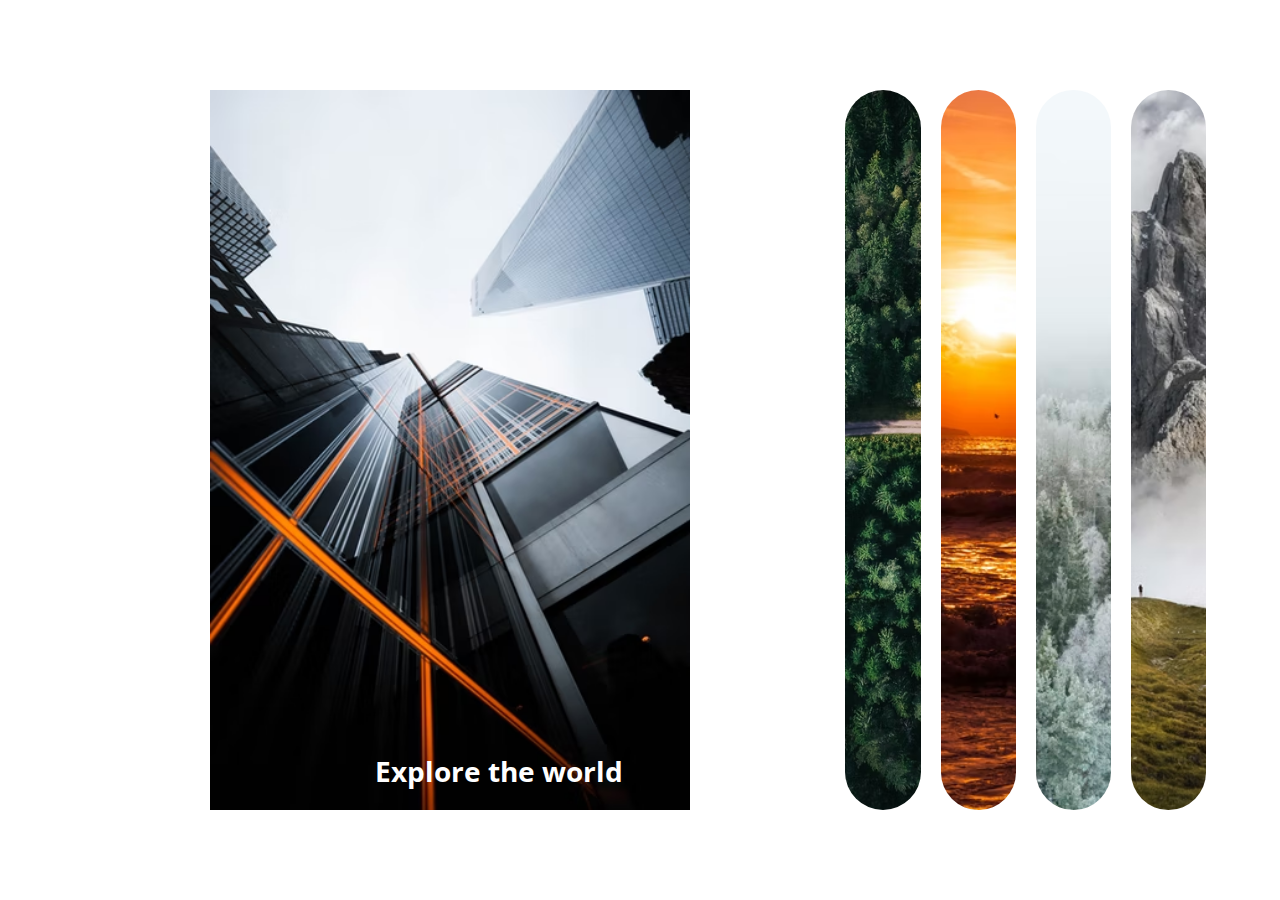
<file: Expanding cards/index.html>
<!DOCTYPE html>
<html lang="en">
  <head>
    <meta charset="UTF-8" />
    <meta http-equiv="X-UA-Compatible" content="IE=edge" />
    <meta name="viewport" content="width=device-width, initial-scale=1.0" />
    <link rel="stylesheet" href="style.css" />
    <title>Expanding cards</title>
  </head>
  <body>
    <div class="container">
      <div
        class="panel active"
        style="background-image: url(img/the\ world.avif)"
      >
        <h3>Explore the world</h3>
      </div>
      <div class="panel" style="background-image: url(img/forest.avif)">
        <h3>Wild forest</h3>
      </div>
      <div class="panel" style="background-image: url(img/sunny.avif)">
        <h3>sunny Beach</h3>
      </div>
      <div class="panel" style="background-image: url(img/winter.avif)">
        <h3>City on winter</h3>
      </div>
      <div class="panel" style="background-image: url(img/mountains.avif)">
        <h3>mountains clouds</h3>
      </div>
    </div>
    <script src="main.js" type="text/javascript"></script>
  </body>
</html>
</file>
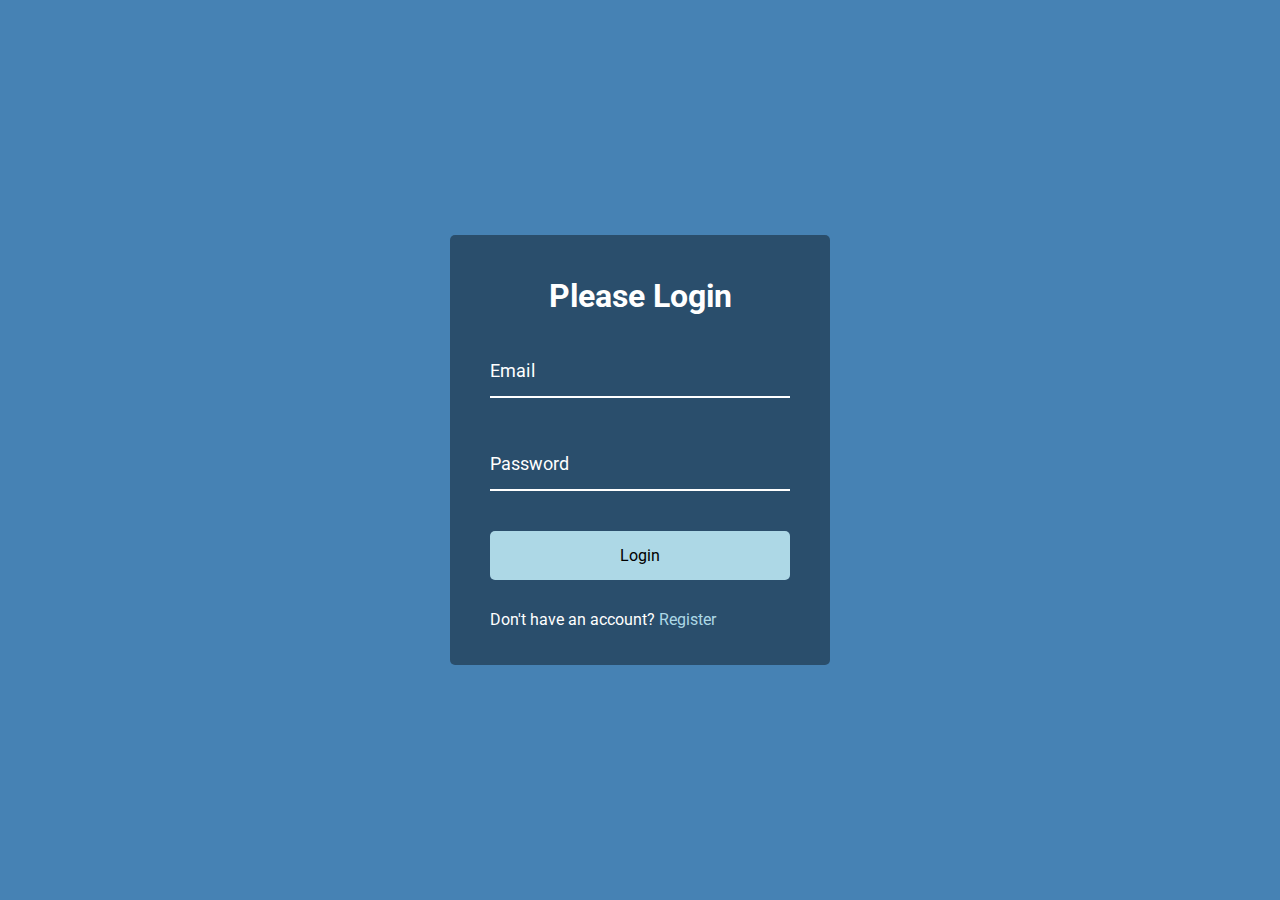
<file: Form Input Wave/index.html>
<!DOCTYPE html>
<html lang="en">
  <head>
    <meta charset="UTF-8" />
    <meta http-equiv="X-UA-Compatible" content="IE=edge" />
    <meta name="viewport" content="width=device-width, initial-scale=1.0" />
    <link rel="stylesheet" href="style.css" />
    <title>Form Input Wave</title>
  </head>
  <body>
    <div class="container">
      <h1>Please Login</h1>
      <form>
        <div class="form-control">
          <input type="text" required />
          <label>Email</label>
        </div>
        <div class="form-control">
          <input type="password" required />
          <label>Password</label>
        </div>
        <button class="btn">Login</button>

        <p class="text">Don't have an account? <a href="">Register</a></p>
      </form>
    </div>

    <script src="script.js"></script>
  </body>
</html>
</file>
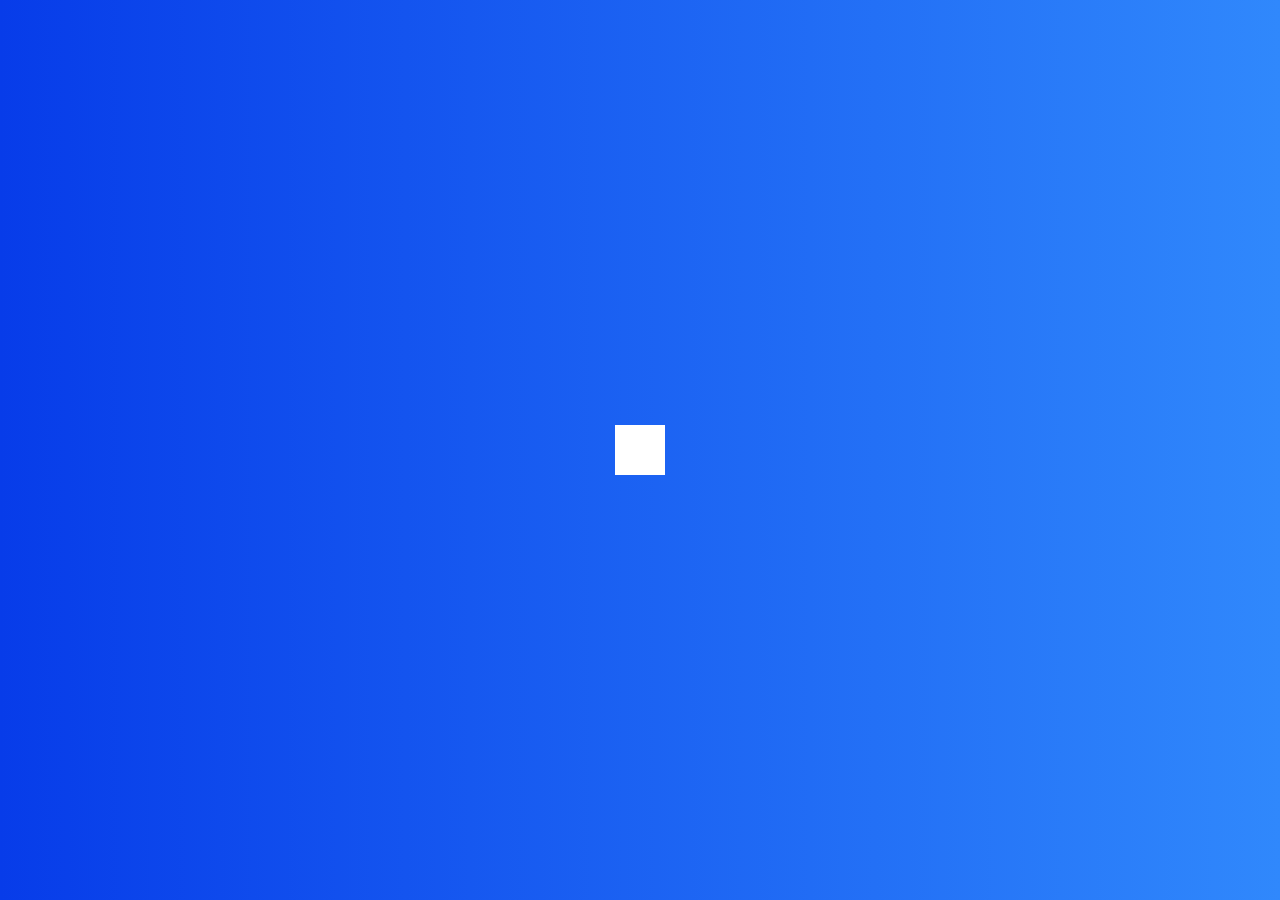
<file: hiden search widget/index.html>
<!DOCTYPE html>
<html lang="en">
  <head>
    <meta charset="UTF-8" />
    <meta http-equiv="X-UA-Compatible" content="IE=edge" />
    <meta name="viewport" content="width=device-width, initial-scale=1.0" />
    <link
      rel="stylesheet"
      href="https://cdnjs.cloudflare.com/ajax/libs/font-awesome/5.14.0/css/all.min.css"
      integrity="sha512-1PKOgIY59xJ8Co8+NE6FZ+LOAZKjy+KY8iq0G4B3CyeY6wYHN3yt9PW0XpSriVlkMXe40PTKnXrLnZ9+fkDaog=="
      crossorigin="anonymous"
    />
    <link rel="stylesheet" href="style.css" />
    <title>Hiden search widget</title>
  </head>
  <body>
    <div class="search">
      <input type="text" class="input" placeholder="Search..." />
      <button class="btn">
        <i class="fas fa-search"></i>
      </button>
    </div>
    <script src="script.js"></script>
  </body>
</html>
</file>
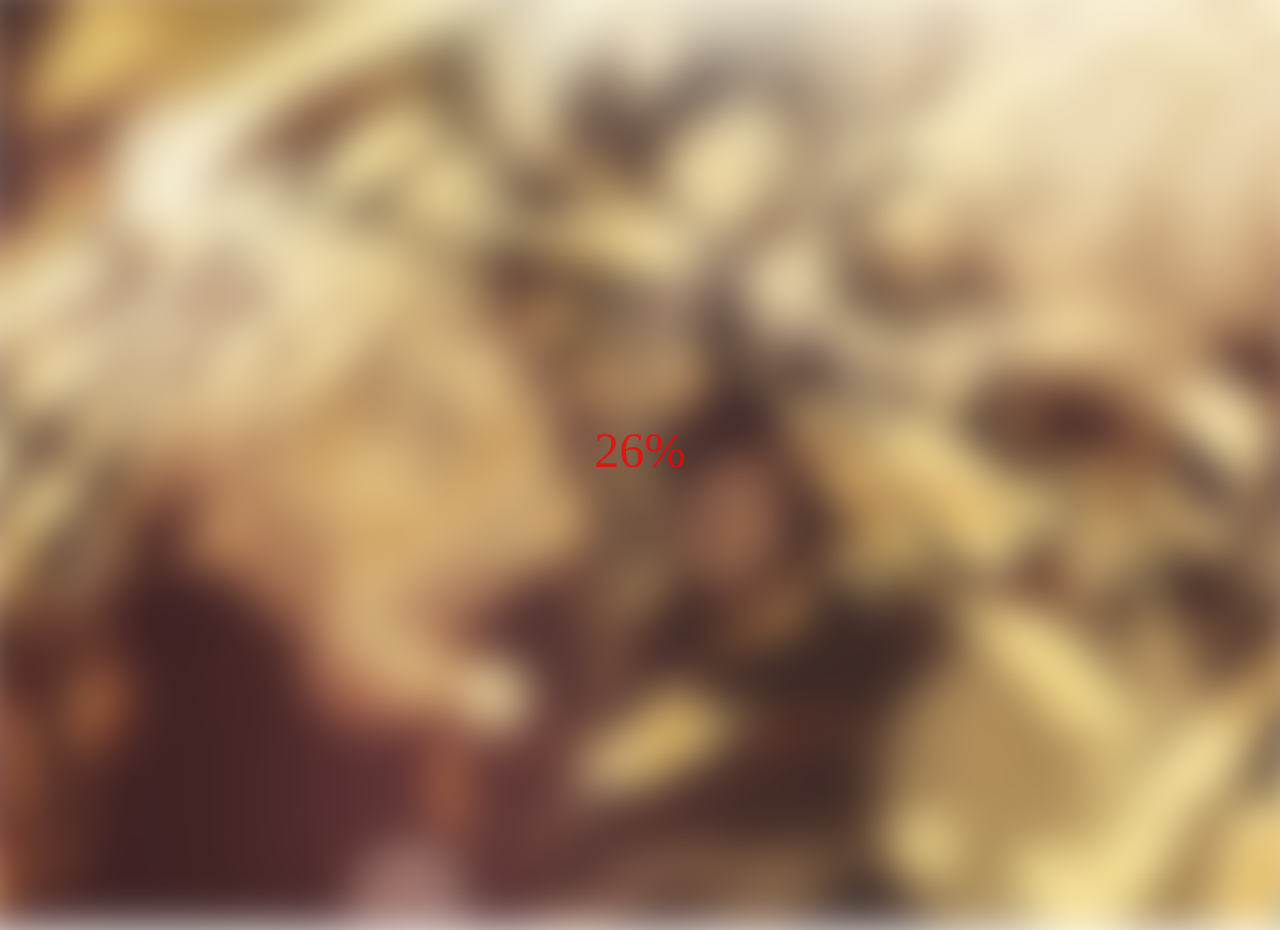
<file: loading/index.html>
<!DOCTYPE html>
<html lang="en">
  <head>
    <meta charset="UTF-8" />
    <meta http-equiv="X-UA-Compatible" content="IE=edge" />
    <meta name="viewport" content="width=device-width, initial-scale=1.0" />
    <link rel="stylesheet" href="style.css" />
    <title>Blurry loading</title>
  </head>
  <body>
    <section class="bg"></section>
    <div class="loading-text">0%</div>

    <script src="script.js"></script>
  </body>
</html>
</file>
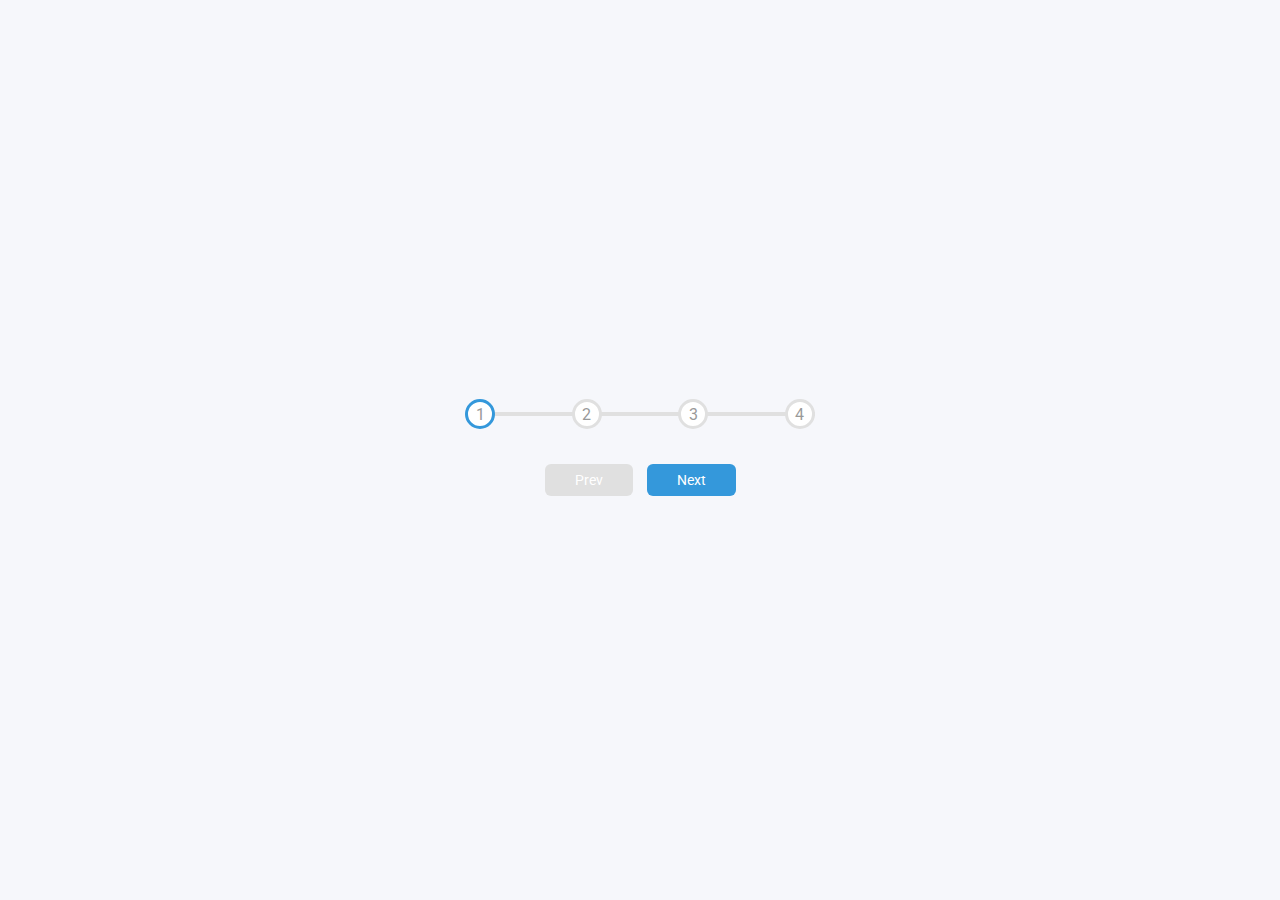
<file: Progress-container/index.html>
<!DOCTYPE html>
<html lang="en">
  <head>
    <meta charset="UTF-8" />
    <meta http-equiv="X-UA-Compatible" content="IE=edge" />
    <meta name="viewport" content="width=device-width, initial-scale=1.0" />
    <link rel="stylesheet" href="style.css" />
    <title>Progress-container</title>
  </head>
  <body>
    <div class="container">
      <div class="progress-container">
        <div class="progress" id="progress"></div>
        <div class="circle active">1</div>
        <div class="circle">2</div>
        <div class="circle">3</div>
        <div class="circle">4</div>
      </div>
      <button class="btn" id="prev" disabled>Prev</button>
      <button class="btn" id="next">Next</button>
    </div>
    <script src="script.js" type="text/javascript"></script>
  </body>
</html>
</file>
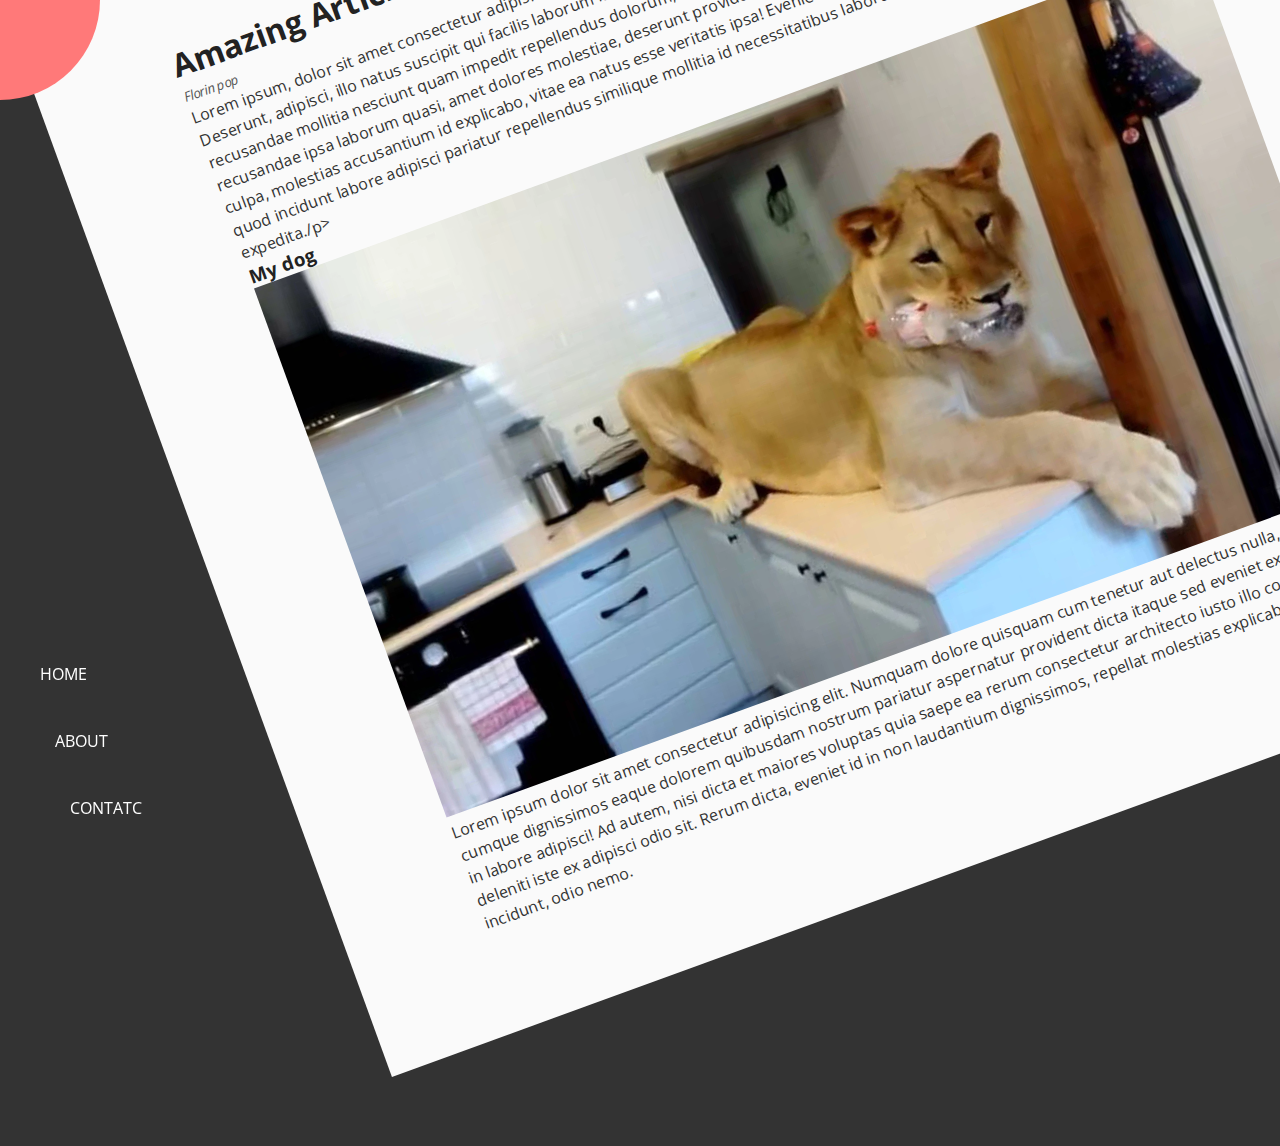
<file: Rotating-Navigation/index.html>
<!DOCTYPE html>
<html lang="en">
  <head>
    <meta charset="UTF-8" />
    <meta http-equiv="X-UA-Compatible" content="IE=edge" />
    <meta name="viewport" content="width=device-width, initial-scale=1.0" />
    <link
      rel="stylesheet"
      href="https://cdnjs.cloudflare.com/ajax/libs/font-awesome/5.14.0/css/all.min.css"
      integrity="sha512-1PKOgIY59xJ8Co8+NE6FZ+LOAZKjy+KY8iq0G4B3CyeY6wYHN3yt9PW0XpSriVlkMXe40PTKnXrLnZ9+fkDaog=="
      crossorigin="anonymous"
    />
    <link rel="stylesheet" href="style.css" />
    <title>Rotating Navigation</title>
  </head>
  <body>
    <div class="container show-nav">
      <div class="circle-container">
        <div class="circle">
          <button id="close">
            <i class="fas fa-times"></i>
          </button>
          <button id="open">
            <i class="fas fa-bars"></i>
          </button>
        </div>
      </div>
      <div class="content">
        <h1>Amazing Article</h1>
        <small>Florin pop</small>
        <p>
          Lorem ipsum, dolor sit amet consectetur adipisicing elit. Officia quis
          consectetur cupiditate hic magnam, laudantium asperiores. Deserunt,
          adipisci, illo natus suscipit qui facilis laborum labore sed ipsam
          nisi deleniti voluptates quae eligendi accusantium recusandae mollitia
          nesciunt quam impedit repellendus dolorum, ea delectus totam.
          Consequuntur tenetur facere, modi recusandae ipsa laborum quasi, amet
          dolores molestiae, deserunt provident natus minima cum doloremque ex
          sit? Omnis, facilis culpa, molestias accusantium id explicabo, vitae
          ea natus esse veritatis ipsa! Eveniet sequi, hic non dolore explicabo
          consequuntur quod incidunt labore adipisci pariatur repellendus
          similique mollitia id necessitatibus laborum cum nostrum totam ad
          eaque ipsam expedita./p>
        </p>

        <h3>My dog</h3>
        <img src="media/mydog.webp" alt="mydog" />
        <p>
          Lorem ipsum dolor sit amet consectetur adipisicing elit. Numquam
          dolore quisquam cum tenetur aut delectus nulla, sit iusto cumque
          dignissimos eaque dolorem quibusdam nostrum pariatur aspernatur
          provident dicta itaque sed eveniet ex necessitatibus in labore
          adipisci! Ad autem, nisi dicta et maiores voluptas quia saepe ea rerum
          consectetur architecto iusto illo corporis quae nulla, deleniti iste
          ex adipisci odio sit. Rerum dicta, eveniet id in non laudantium
          dignissimos, repellat molestias explicabo repellendus incidunt, odio
          nemo.
        </p>
      </div>
    </div>
    <nav>
      <ul>
        <li><i class="fas fa-home"></i>Home</li>
        <li><i class="fas fa-user-alt"></i>About</li>
        <li><i class="fas fa-envelope"></i>Contatc</li>
      </ul>
    </nav>
    <script src="script.js"></script>
  </body>
</html>
</file>
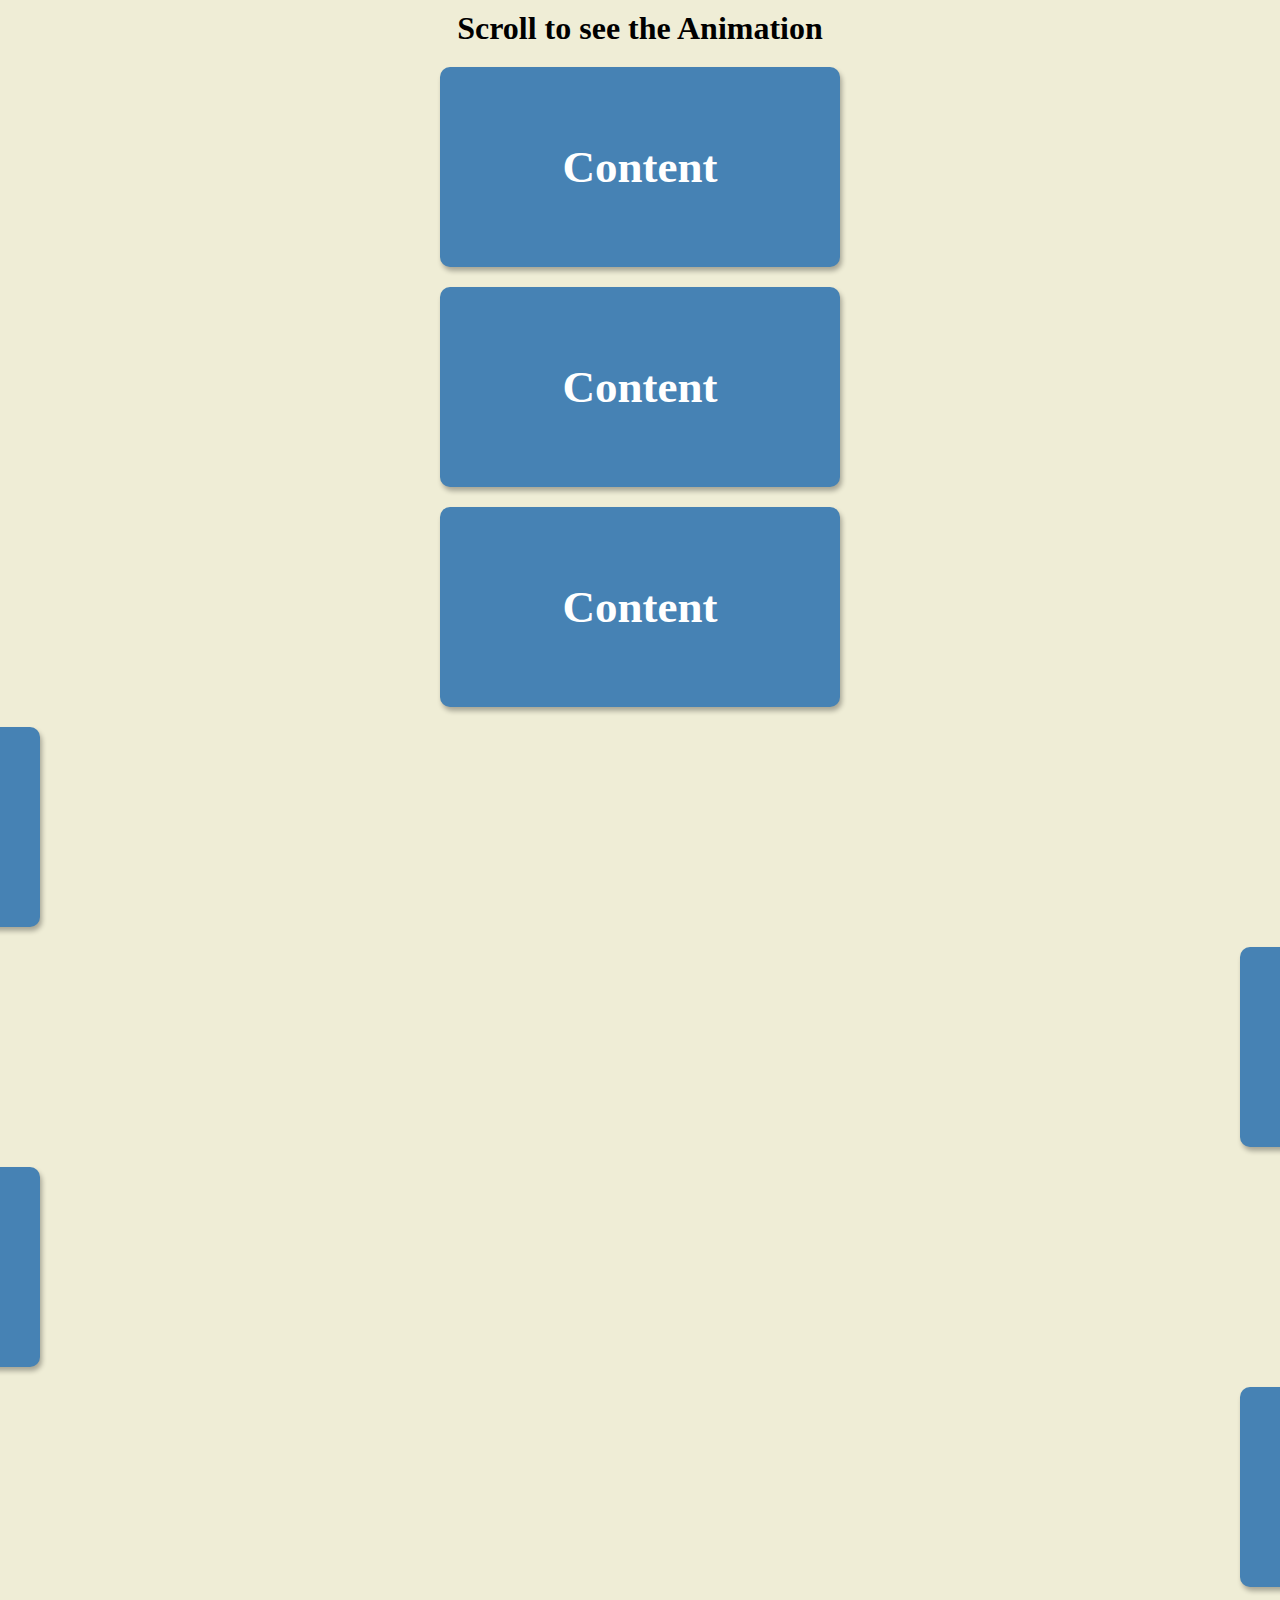
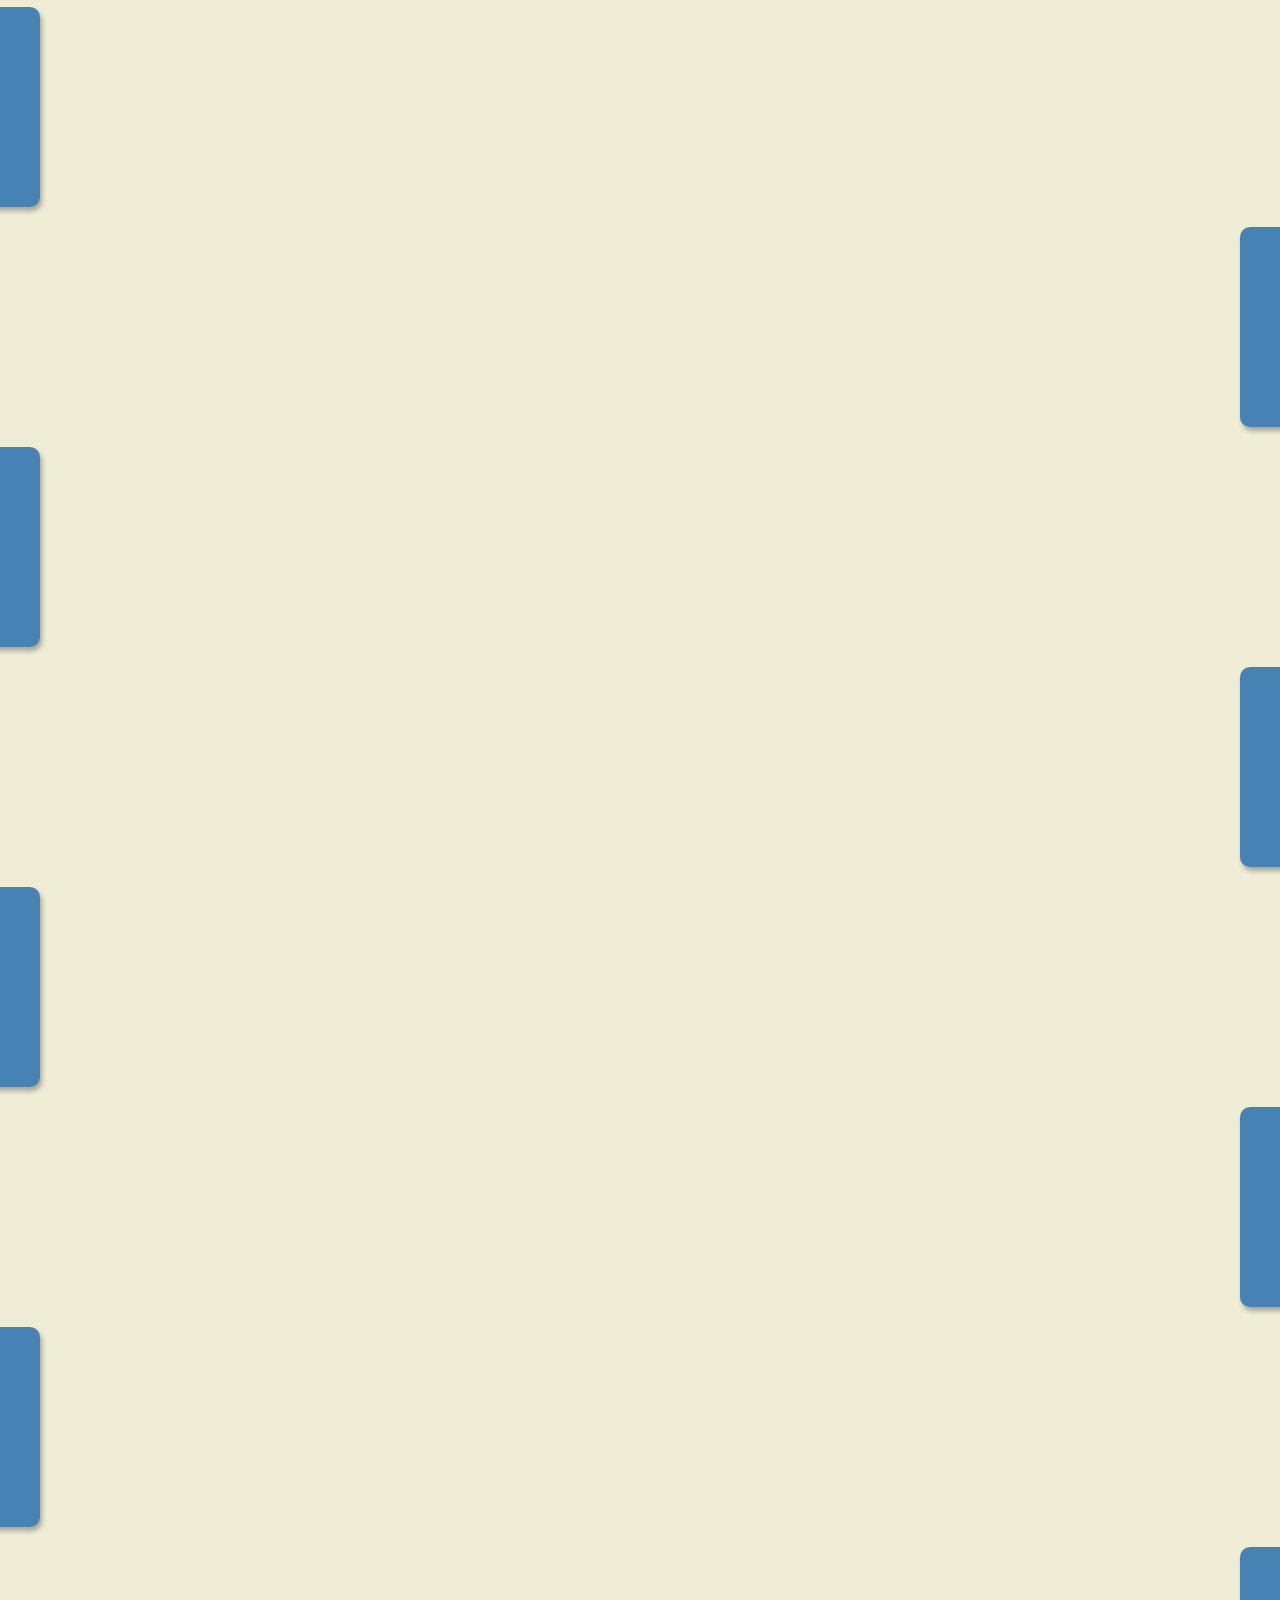
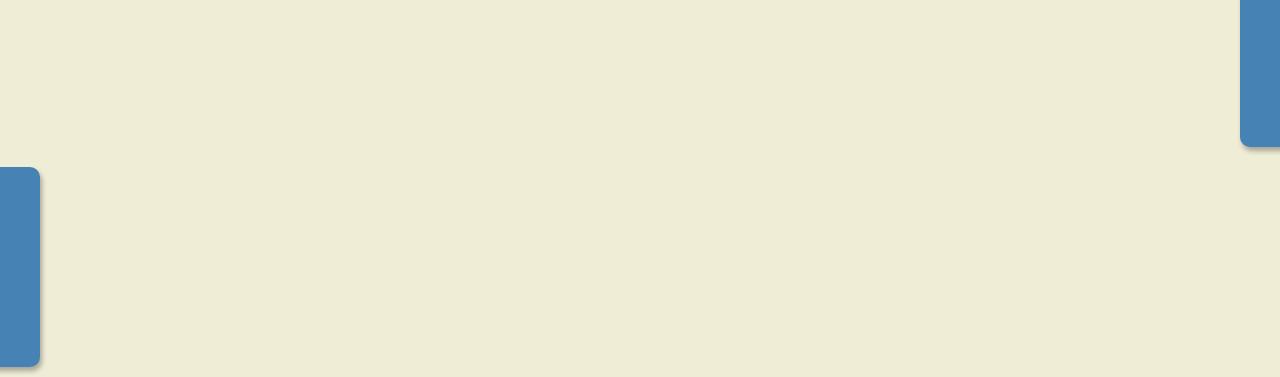
<file: Scroll Animate/index.html>
<!DOCTYPE html>
<html lang="en">
  <head>
    <meta charset="UTF-8" />
    <meta http-equiv="X-UA-Compatible" content="IE=edge" />
    <meta name="viewport" content="width=device-width, initial-scale=1.0" />
    <link rel="stylesheet" href="style.css" />
    <title>Scroll Animation</title>
  </head>
  <body>
    <h1>Scroll to see the Animation</h1>

    <div class="box show"><h2>Content</h2></div>
    <div class="box"><h2>Content</h2></div>
    <div class="box"><h2>Content</h2></div>
    <div class="box"><h2>Content</h2></div>
    <div class="box"><h2>Content</h2></div>
    <div class="box"><h2>Content</h2></div>
    <div class="box"><h2>Content</h2></div>
    <div class="box"><h2>Content</h2></div>
    <div class="box"><h2>Content</h2></div>
    <div class="box"><h2>Content</h2></div>
    <div class="box"><h2>Content</h2></div>
    <div class="box"><h2>Content</h2></div>
    <div class="box"><h2>Content</h2></div>
    <div class="box"><h2>Content</h2></div>
    <div class="box"><h2>Content</h2></div>
    <div class="box"><h2>Content</h2></div>


    <script src="script.js"></script>
  </body>
</html>
</file>
<file: Expanding cards/style.css>
@import url("https://fonts.googleapis.com/css2?family=Open+Sans:ital,wght@0,800;1,300&display=swap");

* {
  margin: 0;
  padding: 0;
  box-sizing: border-box;
}

body {
  font-family: "Open Sans", sans-serif;
  display: flex;
  flex-direction: column;
  align-items: center;
  justify-content: center;
  height: 100vh;
  overflow: hidden;
  margin: 0;
}

.container {
  display: flex;
  width: 90vw;
}

.panel {
  background-size: auto 100%;
  background-position: center center;
  background-repeat: no-repeat;
  height: 80vh;
  border-radius: 50px;
  color: #fff;
  cursor: pointer;
  flex: 0.5;
  margin: 10px;
  position: relative;
  transition: flex 0.7s ease-in;
}

.panel h3 {
  font-size: 28px;
  position: absolute;
  bottom: 20px;
  left: 20px;
  margin: 0;
  opacity: 0;
}

.panel.active {
  flex: 5;
}

.panel.active h3 {
  opacity: 1;
  transition: opacity 0.3s ease-in 0.4s;
}

@media (min-width: 1029px) {
  .panel h3 {
    left: 40%;
  }
}

@media (max-width: 480px) {
  .container {
    width: 100vw;
  }
  .panel:nth-last-of-type(4),
  .panel:nth-last-of-type(5) {
    display: none;
  }
}
</file>
<file: Form Input Wave/style.css>
@import url("https://fonts.googleapis.com/css2?family=Roboto:ital,wght@1,300;1,700&display=swap");

* {
  box-sizing: border-box;
}
body {
  background-color: steelblue;
  color: #fff;
  font-family: "Roboto", sans-serif;
  display: flex;
  flex-direction: column;
  justify-content: center;
  align-items: center;
  height: 100vh;
  overflow: hidden;
  margin: 0;
}

.container {
  background-color: rgba(0, 0, 0, 0.4);
  padding: 20px 40px;
  border-radius: 5px;
}

.container h1 {
  text-align: center;
  margin-bottom: 30px;
}

.container a {
  text-decoration: none;
  color: lightblue;
}
.btn {
  cursor: pointer;
  display: inline-block;
  width: 100%;
  background: lightblue;
  padding: 15px;
  font-family: inherit;
  font-size: 16px;
  border: 0;
  border-radius: 5px;
}

.btnm:focus {
  outline: 0;
}
.btn :active {
  transform: scale(0.98);
}

.text {
  margin-top: 30px;
}

.form-control {
  position: relative;
  margin: 20px 0 40px;
  width: 300px;
}

.form-control input {
  background-color: transparent;
  border: 0;
  border-bottom: 2px #fff solid;
  display: block;
  width: 100%;
  padding: 15px 0;
  font-size: 18px;
  color: #fff;
}

.form-control input:focus,
.form-control input:valid {
  outline: 0;
  border-bottom-color: lightblue;
}

.form-control label {
  position: absolute;
  top: 15px;
  left: 0;
}

.form-control label span {
  display: inline-block;
  font-size: 18px;
  min-width: 5px;
  transition: 0.3s cubic-bezier(0.68, -0.55, 0.265, 1.55);
}

.form-control input:focus + label span,
.form-control input:valid + label span {
  color: lightblue;
  transform: translateY(-30px);
}
</file>
<file: hiden search widget/style.css>
@import url("https://fonts.googleapis.com/css2?family=Roboto:wght@400;700&display=swap");

* {
  box-sizing: border-box;
}

body {
  background-image: linear-gradient(90deg, #073ce9, #3088fc);
  font-family: "Roboto", sans-serif;
  display: flex;
  align-items: center;
  justify-content: center;
  height: 100vh;
  overflow: hidden;
  margin: 0;
}

.search {
  position: relative;
  height: 50px;
}

.search .input {
  background-color: #fff;
  border: 0;
  font-size: 18px;
  padding: 15px;
  height: 50px;
  width: 50px;
  transition: width 0.3s ease;
}

.btn {
  background-color: #fff;
  border: 0;
  cursor: pointer;
  font-size: 24px;
  position: absolute;
  top: 0;
  left: 0;
  height: 50px;
  width: 50px;
  transition: transform 0.3s ease;
}

.btn:focus,
.input:focus {
  outline: none;
}

.search.active .input {
  width: 200px;
}

.search.active .btn {
  transform: translateX(198px);
}
</file>
<file: loading/style.css>
* {
  box-sizing: border-box;
}
body {
  display: flex;
  align-items: center;
  justify-content: center;
  height: 100vh;
  overflow: hidden;
  margin: 0;
}
.bg {
  background-image: url(Media/seiyagold.jpg);
  background-size: cover;
  background-position: center center;
  position: absolute;
  top: -30px;
  left: -30px;
  width: calc(100vw + 60px);
  height: calc(100vh + 60px);
  z-index: -1;
  filter: blur(0px);
}
.loading-text {
  font-size: 50px;
  color: rgb(253, 0, 0);
}
</file>
<file: Progress-container/style.css>
@import url("https://fonts.googleapis.com/css2?family=Roboto:ital,wght@1,300;1,700&display=swap");

* {
  box-sizing: border-box;
}
:root {
  --line-border-fill: #3498db;
  --line-border-empty: #e0e0e0;
}

body {
  background-color: #f6f7fb;
  font-family: "Roboto", sans-serif;
  display: flex;
  flex-direction: column;
  align-items: center;
  justify-content: center;
  height: 100vh;
  overflow: hidden;
  margin: 0;
}
.container {
  text-align: center;
}

.progress-container {
  display: flex;
  justify-content: space-between;
  position: relative;
  margin-bottom: 30px;
  max-width: 100%;
  width: 350px;
}

.progress-container::before {
  content: "";
  background-color: var(--line-border-empty);
  position: absolute;
  top: 50%;
  left: 0;
  transform: translateY(-50%);
  height: 4px;
  width: 100%;
  z-index: -1;
}

.progress {
  background-color: var(--line-border-fill);
  position: absolute;
  top: 50%;
  left: 0;
  transform: translateY(-50%);
  height: 4px;
  width: 0%;
  z-index: -1;
  transition: 0.4s ease;
}

.circle {
  background-color: #fff;
  color: #999;
  border-radius: 50%;
  height: 30px;
  width: 30px;
  display: flex;
  align-items: center;
  justify-content: center;
  border: 3px solid var(--line-border-empty);
  transition: 0.4s ease;
}

.circle.active {
  border-color: var(--line-border-fill);
}

.btn {
  background-color: var(--line-border-fill);
  color: #fff;
  border: 0;
  border-radius: 6px;
  cursor: pointer;
  font-family: "Roboto", sans-serif;
  padding: 8px 30px;
  margin: 5px;
  font-size: 14px;
}

.btn:active {
  transform: scale(0.98);
}

.btn:focus {
  outline: 0;
}

.btn:disabled {
  background-color: var(--line-border-empty);
  cursor: pointer;
}
</file>
<file: Rotating-Navigation/style.css>
@import url("https://fonts.googleapis.com/css2?family=Open+Sans:ital,wght@1,300;1,700&display=swap");

* {
  padding: 0;
  margin: 0;
  box-sizing: border-box;
}

body {
  font-family: "Open Sans", sans-serif;
  background-color: #333;
  color: #222;
  overflow-x: hidden;
  margin: 0;
}

.container {
  background-color: #fafafa;
  transform-origin: top left;
  transition: transform 0.5s linear;
  width: 100vw;
  min-height: 100vh;
  padding: 50px;
}

.container.show-nav {
  transform: rotate(-20deg);
}

.circle-container {
  position: fixed;
  top: -100px;
  left: -100px;
}

.circle {
  background-color: #ff7979;
  height: 200px;
  width: 200px;
  border-radius: 50%;
  position: absolute;
  transition: transform 0.5s linear;
}
.container.show-nav .circle {
  transform: rotate(-70deg);
}

.circle button {
  position: absolute;
  top: 50%;
  left: 50%;
  height: 100px;
  background: transparent;
  border: 0;
  font-size: 26px;
  color: #fff;
  cursor: pointer;
}

.circle button:focus {
  outline: none;
}

.circle button#open {
  left: 60%;
}

.circle button#close {
  top: 60%;
  transform: rotate(90deg);
  transform-origin: top left;
}

.container.show-nav + nav li {
  transform: translateX(0);
  transition-delay: 0.3s;
}
nav {
  position: fixed;
  bottom: 40px;
  left: 0;
  z-index: 100;
}

nav ul {
  list-style-type: none;
  padding-left: 30px;
}

nav ul li {
  text-transform: uppercase;
  color: #fff;
  margin: 40px 0;
  transform: translateX(-100%);
  transition: transform 0.4s ease-in;
}
nav ul li i {
  font-size: 20px;
  margin-right: 10px;
}

nav ul li + li {
  margin-left: 15px;
  transform: translateX(-150%);
}
nav ul li + li + li {
  margin-left: 30px;
  transform: translateX(-200%);
}

.content img {
  max-width: 100%;
}

.content {
  max-width: 1000px;
  margin: 50px auto;
}

.content h1 {
  margin: 0;
}

.content small {
  color: #555;
  font-style: italic;
}

.content p {
  color: #333;
  line-height: 1.5;
}
</file>
<file: Scroll Animate/style.css>
* {
  box-sizing: border-box;
}
body {
  background-color: #efedd6;
  display: flex;
  flex-direction: column;
  align-items: center;
  justify-content: center;
  margin: 0;
  overflow-x: hidden;
}
h1 {
  margin: 10px;
}
.box {
  background-color: steelblue;
  color: #fff;
  display: flex;
  align-items: center;
  justify-content: center;
  width: 400px;
  height: 200px;
  margin: 10px;
  border-radius: 10px;
  box-shadow: 2px 4px 5px rgba(0, 0, 0, 0.3);
  transform: translateX(200%);
  transition: transform 0.4s ease;
}
.box:nth-of-type(even) {
  transform: translateX(-200%);
}

.box.show {
  transform: translateX(0);
}

.box h2 {
  font-size: 45px;
}
</file>
